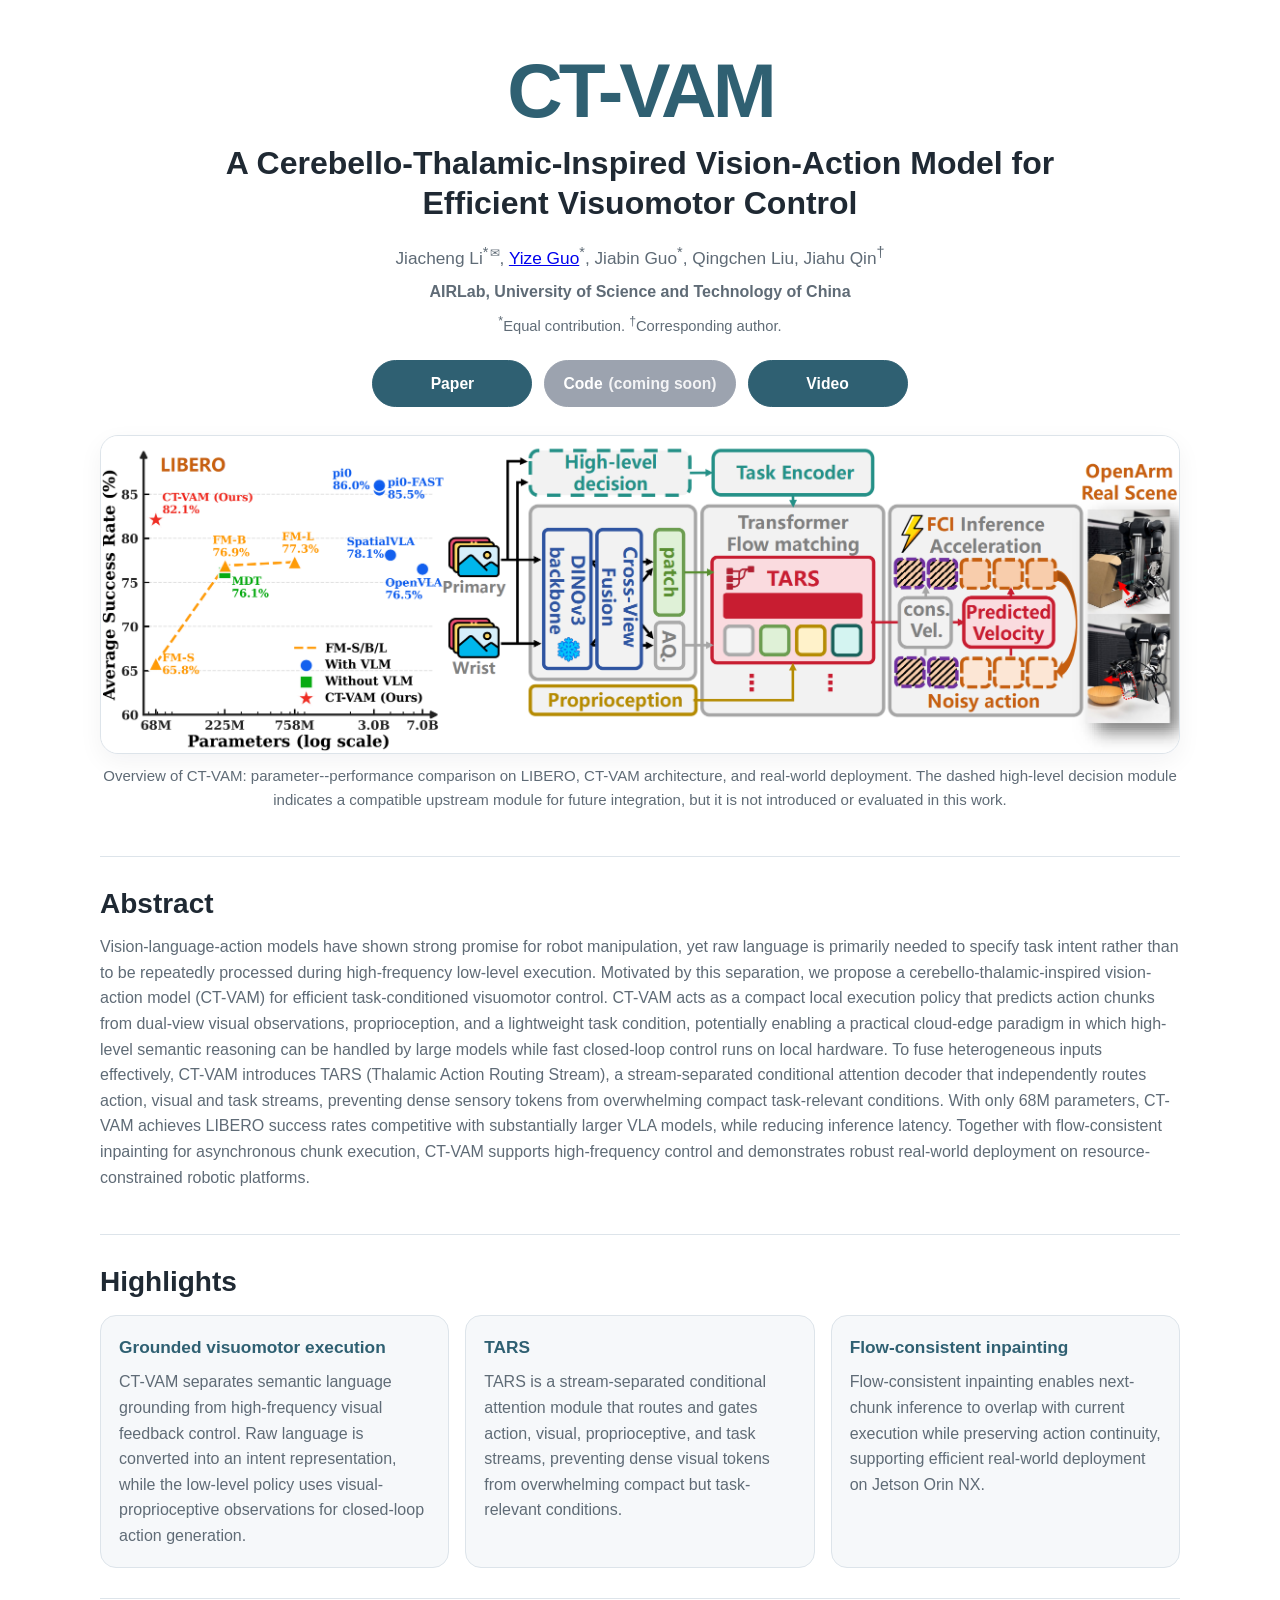
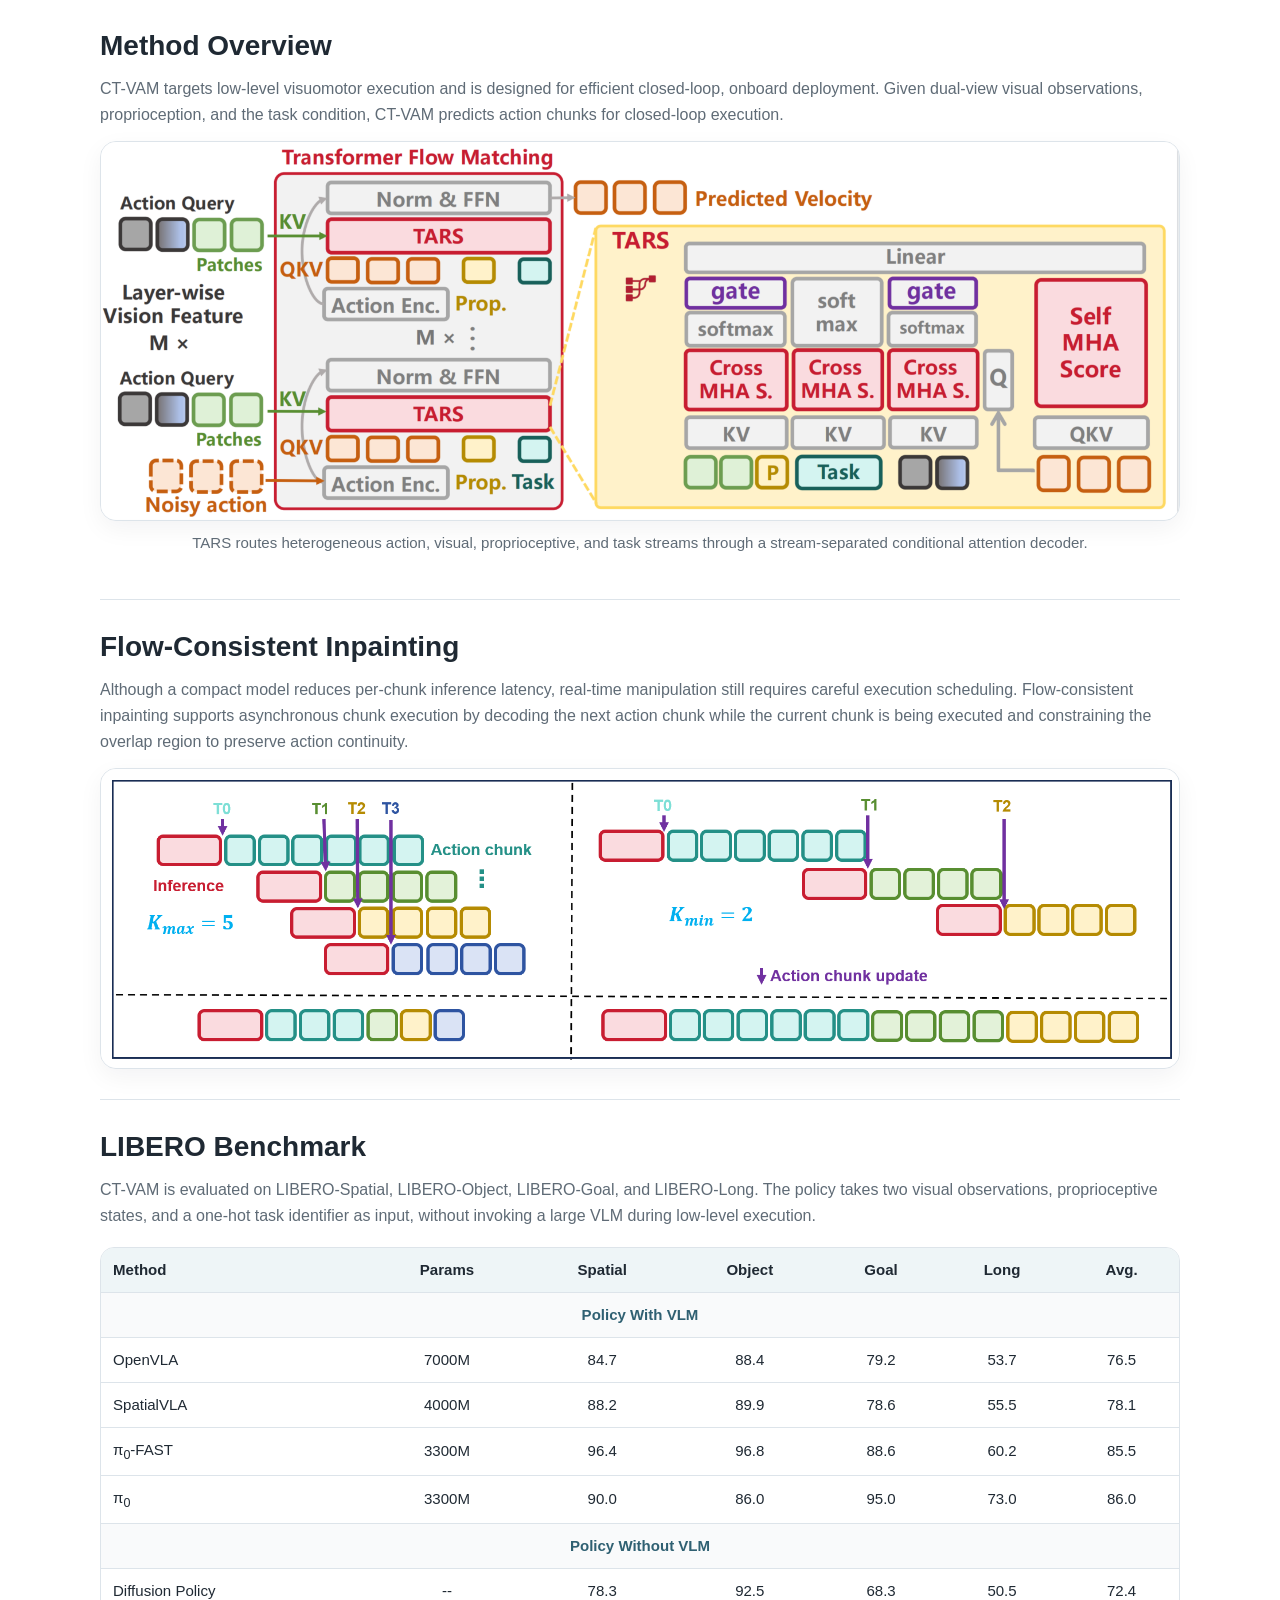
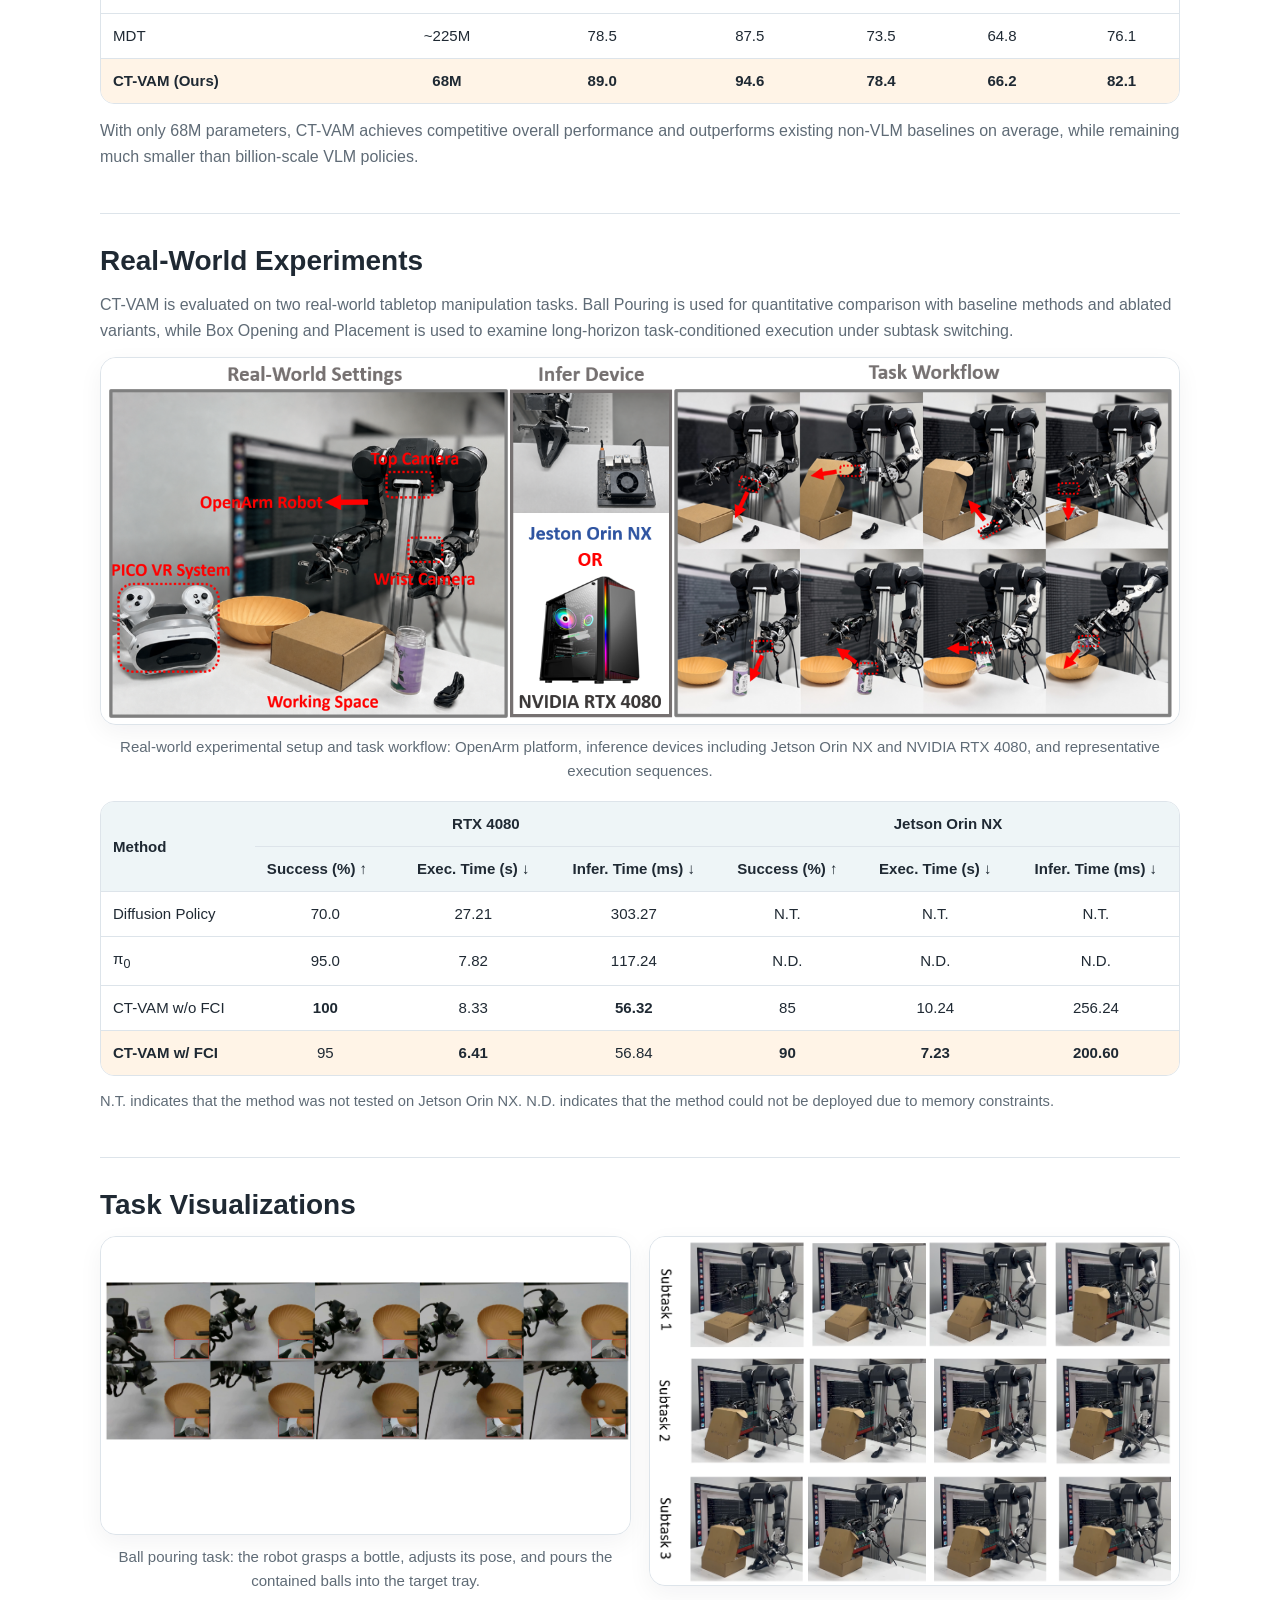
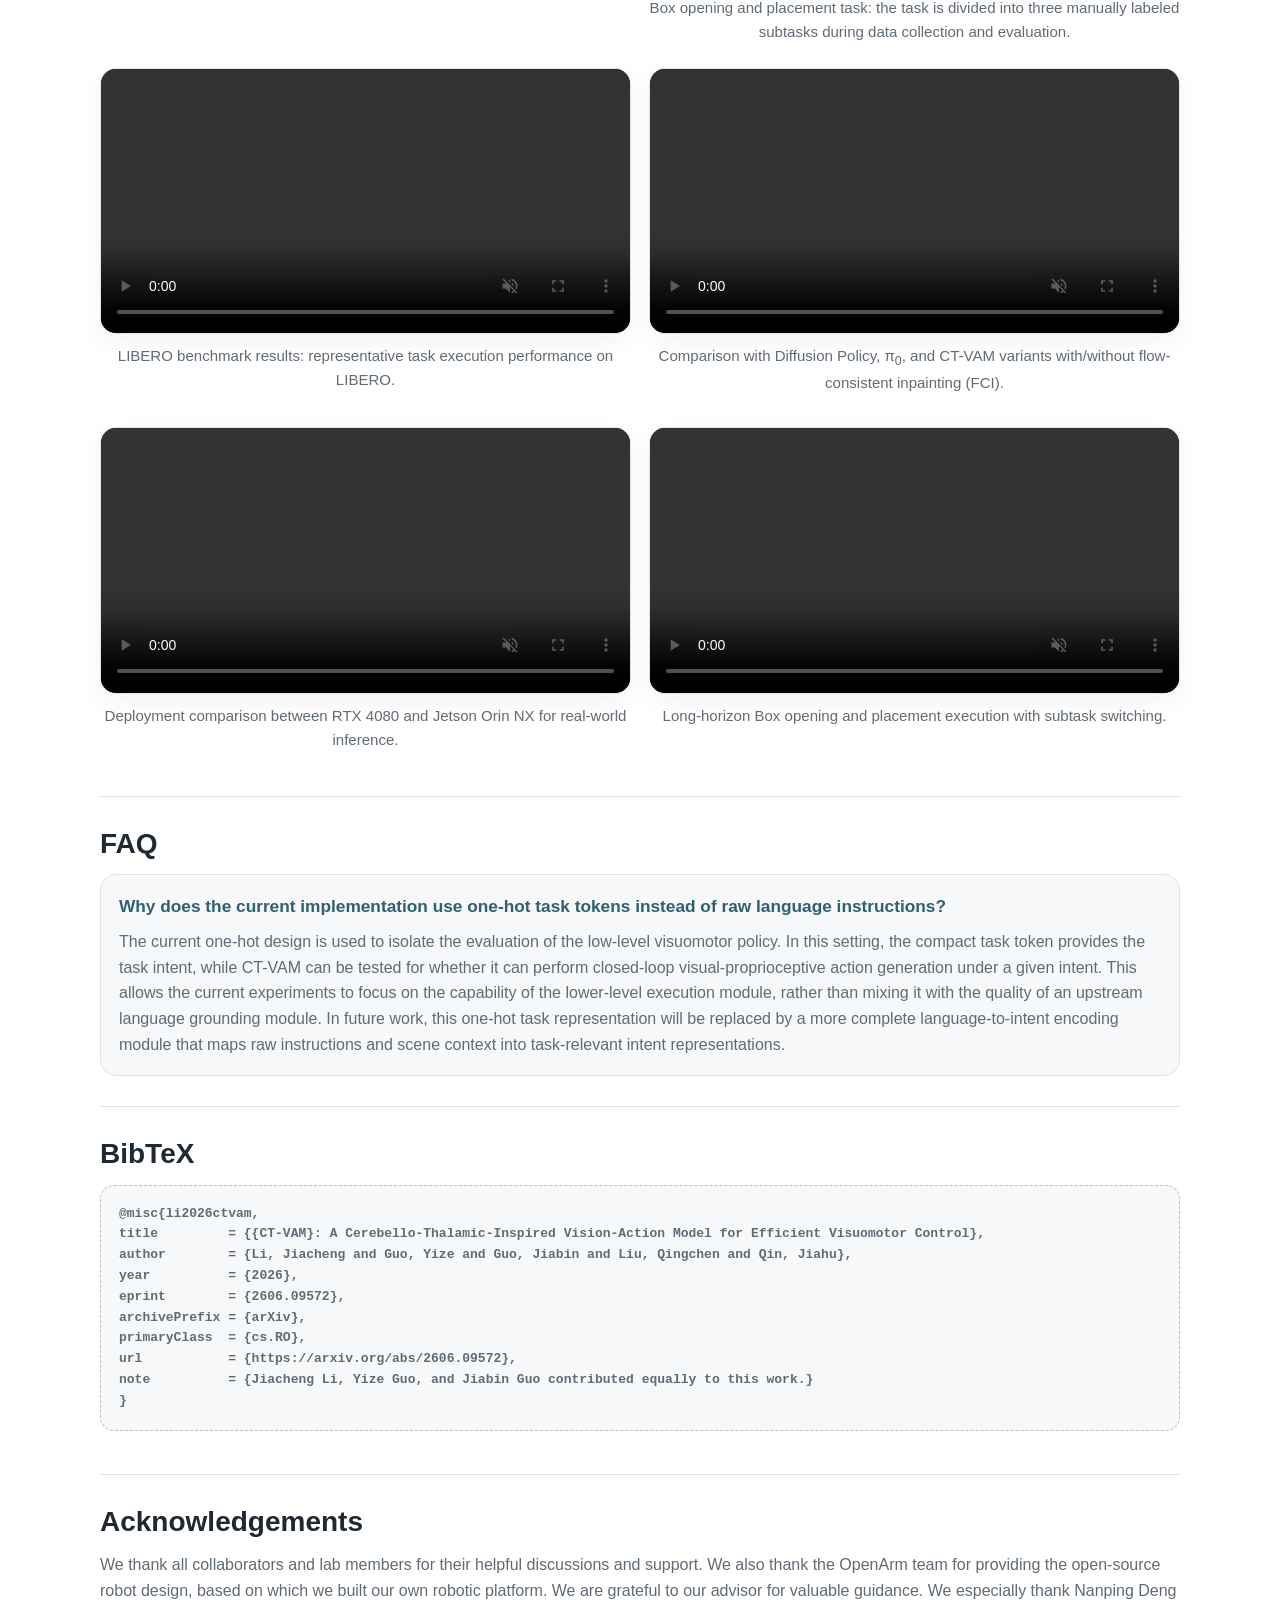
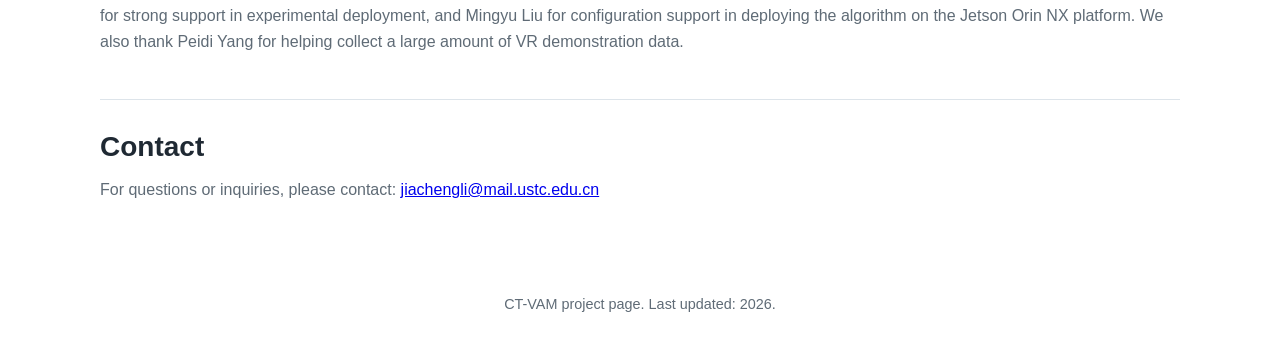
<file: index.html>
<!DOCTYPE html>
<html lang="en">
<head>
  <meta charset="UTF-8" />
  <meta name="viewport" content="width=device-width, initial-scale=1.0" />
  <meta name="description" content="CT-VAM: A Cerebello-Thalamic-Inspired Vision-Action Model for Efficient Visuomotor Control" />
  <meta property="og:title" content="CT-VAM" />
  <meta property="og:type" content="website" />
  <meta property="og:url" content="https://embodied-ai-research.github.io/ct-vam/" />
  <meta property="og:description" content="A Cerebello-Thalamic-Inspired Vision-Action Model for Efficient Visuomotor Control" />
  <title>CT-VAM</title>
  <link rel="stylesheet" href="assets/css/main.css" />
</head>
<body>
  <main class="page">
    <header class="hero">
      <!-- <p class="tagline">CoRL 2026 Conference Submission</p> -->
      <h1>CT-VAM</h1>
      <h2>A Cerebello-Thalamic-Inspired Vision-Action Model for Efficient Visuomotor Control</h2>

      <p class="authors">
        <span>Jiacheng Li<sup>*</sup><span class="email-icon" title="jiachengli@mail.ustc.edu.cn">✉</span></span>,
        <span><a href="https://gyz233.github.io/" target="_blank" rel="noopener noreferrer">Yize Guo</a><sup>*</sup></span>,
        <span>Jiabin Guo<sup>*</sup></span>,
        <span>Qingchen Liu</span>,
        <span>Jiahu Qin<sup>&dagger;</sup></span>
      </p>
      <p class="affiliations">AIRLab, University of Science and Technology of China</p>
      <p class="equal-contribution"><sup>*</sup>Equal contribution. <sup>&dagger;</sup>Corresponding author.</p>

      <div class="button-row" aria-label="project links">
        <a class="button" href="https://arxiv.org/abs/2606.09572" target="_blank" rel="noopener noreferrer">Paper</a>
        <button class="button button-disabled" type="button" disabled>Code <span>(coming soon)</span></button>
        <a class="button" href="https://youtu.be/X_9O3lD-sp0" target="_blank" rel="noopener noreferrer">Video</a>
      </div>
    </header>

    <section class="section teaser-section" id="overview">
      <div class="figure-card hero-figure">
        <img src="assets/images/overview.png" alt="Overview of CT-VAM" />
      </div>
      <p class="caption">
        Overview of CT-VAM: parameter--performance comparison on LIBERO, CT-VAM architecture, and real-world deployment. The dashed high-level decision module indicates a compatible upstream module for future integration, but it is not introduced or evaluated in this work.
      </p>
    </section>

    <section class="section" id="abstract">
      <h2>Abstract</h2>
      <p>
        Vision-language-action models have shown strong promise for robot manipulation, yet raw language is primarily needed to specify task intent rather than to be repeatedly processed during high-frequency low-level execution. Motivated by this separation, we propose a cerebello-thalamic-inspired vision-action model (CT-VAM) for efficient task-conditioned visuomotor control. CT-VAM acts as a compact local execution policy that predicts action chunks from dual-view visual observations, proprioception, and a lightweight task condition, potentially enabling a practical cloud-edge paradigm in which high-level semantic reasoning can be handled by large models while fast closed-loop control runs on local hardware. To fuse heterogeneous inputs effectively, CT-VAM introduces TARS (Thalamic Action Routing Stream), a stream-separated conditional attention decoder that independently routes action, visual and task streams, preventing dense sensory tokens from overwhelming compact task-relevant conditions. With only 68M parameters, CT-VAM achieves LIBERO success rates competitive with substantially larger VLA models, while reducing inference latency. Together with flow-consistent inpainting for asynchronous chunk execution, CT-VAM supports high-frequency control and demonstrates robust real-world deployment on resource-constrained robotic platforms.
      </p>
    </section>

    <section class="section" id="contributions">
      <h2>Highlights</h2>
      <div class="cards three-cards">
        <article class="text-card">
          <h3>Grounded visuomotor execution</h3>
          <p>CT-VAM separates semantic language grounding from high-frequency visual feedback control. Raw language is converted into an intent representation, while the low-level policy uses visual-proprioceptive observations for closed-loop action generation.</p>
        </article>
        <article class="text-card">
          <h3>TARS</h3>
          <p>TARS is a stream-separated conditional attention module that routes and gates action, visual, proprioceptive, and task streams, preventing dense visual tokens from overwhelming compact but task-relevant conditions.</p>
        </article>
        <article class="text-card">
          <h3>Flow-consistent inpainting</h3>
          <p>Flow-consistent inpainting enables next-chunk inference to overlap with current execution while preserving action continuity, supporting efficient real-world deployment on Jetson Orin NX.</p>
        </article>
      </div>
    </section>

    <section class="section" id="method">
      <h2>Method Overview</h2>
      <p>
        CT-VAM targets low-level visuomotor execution and is designed for efficient closed-loop, onboard deployment. Given dual-view visual observations, proprioception, and the task condition, CT-VAM predicts action chunks for closed-loop execution.
      </p>
      <div class="figure-card">
        <img src="assets/images/tars-frame.png" alt="TARS framework" />
      </div>
      <p class="caption">
        TARS routes heterogeneous action, visual, proprioceptive, and task streams through a stream-separated conditional attention decoder.
      </p>
    </section>

    <section class="section" id="fci">
      <h2>Flow-Consistent Inpainting</h2>
      <p>
        Although a compact model reduces per-chunk inference latency, real-time manipulation still requires careful execution scheduling. Flow-consistent inpainting supports asynchronous chunk execution by decoding the next action chunk while the current chunk is being executed and constraining the overlap region to preserve action continuity.
      </p>
      <div class="figure-card">
        <img src="assets/images/flow-consistent-inpainting.png" alt="Flow-consistent inpainting" />
      </div>
    </section>

    <section class="section" id="libero">
      <h2>LIBERO Benchmark</h2>
      <p>
        CT-VAM is evaluated on LIBERO-Spatial, LIBERO-Object, LIBERO-Goal, and LIBERO-Long. The policy takes two visual observations, proprioceptive states, and a one-hot task identifier as input, without invoking a large VLM during low-level execution.
      </p>
      <div class="table-wrap">
        <table>
          <thead>
            <tr>
              <th>Method</th>
              <th>Params</th>
              <th>Spatial</th>
              <th>Object</th>
              <th>Goal</th>
              <th>Long</th>
              <th>Avg.</th>
            </tr>
          </thead>
          <tbody>
            <tr class="group-row"><td colspan="7">Policy With VLM</td></tr>
            <tr><td>OpenVLA</td><td>7000M</td><td>84.7</td><td>88.4</td><td>79.2</td><td>53.7</td><td>76.5</td></tr>
            <tr><td>SpatialVLA</td><td>4000M</td><td>88.2</td><td>89.9</td><td>78.6</td><td>55.5</td><td>78.1</td></tr>
            <tr><td>&pi;<sub>0</sub>-FAST</td><td>3300M</td><td>96.4</td><td>96.8</td><td>88.6</td><td>60.2</td><td>85.5</td></tr>
            <tr><td>&pi;<sub>0</sub></td><td>3300M</td><td>90.0</td><td>86.0</td><td>95.0</td><td>73.0</td><td>86.0</td></tr>
            <tr class="group-row"><td colspan="7">Policy Without VLM</td></tr>
            <tr><td>Diffusion Policy</td><td>--</td><td>78.3</td><td>92.5</td><td>68.3</td><td>50.5</td><td>72.4</td></tr>
            <tr><td>MDT</td><td>~225M</td><td>78.5</td><td>87.5</td><td>73.5</td><td>64.8</td><td>76.1</td></tr>
            <tr class="highlight"><td><strong>CT-VAM (Ours)</strong></td><td><strong>68M</strong></td><td><strong>89.0</strong></td><td><strong>94.6</strong></td><td><strong>78.4</strong></td><td><strong>66.2</strong></td><td><strong>82.1</strong></td></tr>
          </tbody>
        </table>
      </div>
      <p>
        With only 68M parameters, CT-VAM achieves competitive overall performance and outperforms existing non-VLM baselines on average, while remaining much smaller than billion-scale VLM policies.
      </p>
    </section>

    <section class="section" id="real-world">
      <h2>Real-World Experiments</h2>
      <p>
        CT-VAM is evaluated on two real-world tabletop manipulation tasks. Ball Pouring is used for quantitative comparison with baseline methods and ablated variants, while Box Opening and Placement is used to examine long-horizon task-conditioned execution under subtask switching.
      </p>
      <div class="figure-card">
        <img src="assets/images/real-world-setup.png" alt="Real-world experimental setup and task workflow" />
      </div>
      <p class="caption">
        Real-world experimental setup and task workflow: OpenArm platform, inference devices including Jetson Orin NX and NVIDIA RTX 4080, and representative execution sequences.
      </p>

      <div class="table-wrap">
        <table>
          <thead>
            <tr>
              <th rowspan="2">Method</th>
              <th colspan="3">RTX 4080</th>
              <th colspan="3">Jetson Orin NX</th>
            </tr>
            <tr>
              <th>Success (%) ↑</th><th>Exec. Time (s) ↓</th><th>Infer. Time (ms) ↓</th>
              <th>Success (%) ↑</th><th>Exec. Time (s) ↓</th><th>Infer. Time (ms) ↓</th>
            </tr>
          </thead>
          <tbody>
            <tr><td>Diffusion Policy</td><td>70.0</td><td>27.21</td><td>303.27</td><td>N.T.</td><td>N.T.</td><td>N.T.</td></tr>
            <tr><td>&pi;<sub>0</sub></td><td>95.0</td><td>7.82</td><td>117.24</td><td>N.D.</td><td>N.D.</td><td>N.D.</td></tr>
            <tr><td>CT-VAM w/o FCI</td><td><strong>100</strong></td><td>8.33</td><td><strong>56.32</strong></td><td>85</td><td>10.24</td><td>256.24</td></tr>
            <tr class="highlight"><td><strong>CT-VAM w/ FCI</strong></td><td>95</td><td><strong>6.41</strong></td><td>56.84</td><td><strong>90</strong></td><td><strong>7.23</strong></td><td><strong>200.60</strong></td></tr>
          </tbody>
        </table>
      </div>
      <p class="note">N.T. indicates that the method was not tested on Jetson Orin NX. N.D. indicates that the method could not be deployed due to memory constraints.</p>
    </section>

    <section class="section" id="tasks">
      <h2>Task Visualizations</h2>
      <div class="split-grid">
        <div>
          <div class="figure-card"><img src="assets/images/ball-pouring.png" alt="Ball pouring task key frames" /></div>
          <p class="caption">Ball pouring task: the robot grasps a bottle, adjusts its pose, and pours the contained balls into the target tray.</p>
        </div>
        <div>
          <div class="figure-card"><img src="assets/images/box-task.png" alt="Box opening and placement task key frames" /></div>
          <p class="caption">Box opening and placement task: the task is divided into three manually labeled subtasks during data collection and evaluation.</p>
        </div>
      </div>

      <div class="split-grid video-grid">
        <div>
          <div class="figure-card">
            <video controls autoplay muted loop preload="metadata" playsinline>
              <source src="assets/videos/libero.mp4" type="video/mp4" />
              Your browser does not support the video tag.
            </video>
          </div>
          <p class="caption">LIBERO benchmark results: representative task execution performance on LIBERO.</p>
        </div>
        <div>
          <div class="figure-card">
            <video controls autoplay muted loop preload="metadata" playsinline>
              <source src="assets/videos/comparesion.mp4" type="video/mp4" />
              Your browser does not support the video tag.
            </video>
          </div>
          <p class="caption">Comparison with Diffusion Policy, &pi;<sub>0</sub>, and CT-VAM variants with/without flow-consistent inpainting (FCI).</p>
        </div>
        <div>
          <div class="figure-card">
            <video controls autoplay muted loop preload="metadata" playsinline>
              <source src="assets/videos/jetson.mp4" type="video/mp4" />
              Your browser does not support the video tag.
            </video>
          </div>
          <p class="caption">Deployment comparison between RTX 4080 and Jetson Orin NX for real-world inference.</p>
        </div>
        <div>
          <div class="figure-card">
            <video controls autoplay muted loop preload="metadata" playsinline>
              <source src="assets/videos/longtask.mp4" type="video/mp4" />
              Your browser does not support the video tag.
            </video>
          </div>
          <p class="caption">Long-horizon Box opening and placement execution with subtask switching.</p>
        </div>
      </div>
    </section>

    <section class="section" id="faq">
      <h2>FAQ</h2>
      <div class="faq-item">
        <h3>Why does the current implementation use one-hot task tokens instead of raw language instructions?</h3>
        <p>
          The current one-hot design is used to isolate the evaluation of the low-level visuomotor policy. In this setting, the compact task token provides the task intent, while CT-VAM can be tested for whether it can perform closed-loop visual-proprioceptive action generation under a given intent. This allows the current experiments to focus on the capability of the lower-level execution module, rather than mixing it with the quality of an upstream language grounding module. In future work, this one-hot task representation will be replaced by a more complete language-to-intent encoding module that maps raw instructions and scene context into task-relevant intent representations.
        </p>
      </div>
    </section>

    <section class="section" id="bibtex">
      <h2>BibTeX</h2>
      <pre class="coming-box"><code>@misc{li2026ctvam,
title         = {{CT-VAM}: A Cerebello-Thalamic-Inspired Vision-Action Model for Efficient Visuomotor Control},
author        = {Li, Jiacheng and Guo, Yize and Guo, Jiabin and Liu, Qingchen and Qin, Jiahu},
year          = {2026},
eprint        = {2606.09572},
archivePrefix = {arXiv},
primaryClass  = {cs.RO},
url           = {https://arxiv.org/abs/2606.09572},
note          = {Jiacheng Li, Yize Guo, and Jiabin Guo contributed equally to this work.}
}</code></pre>
    </section>

<section class="section" id="acknowledgements">
  <h2>Acknowledgements</h2>
  <p>
    We thank all collaborators and lab members for their helpful discussions and support. We also thank the OpenArm team for providing the open-source robot design, based on which we built our own robotic platform. We are grateful to our advisor for valuable guidance. We especially thank Nanping Deng for strong support in experimental deployment, and Mingyu Liu for configuration support in deploying the algorithm on the Jetson Orin NX platform. We also thank Peidi Yang for helping collect a large amount of VR demonstration data.
  </p>
</section>

<section class="section" id="contact">
  <h2>Contact</h2>
  <p>For questions or inquiries, please contact: <a href="mailto:jiachengli@mail.ustc.edu.cn">jiachengli@mail.ustc.edu.cn</a></p>
</section>

  </main>



  <footer class="footer">
    <p>CT-VAM project page. Last updated: 2026.</p>
  </footer>
</body>
</html>
</file>
<file: assets/css/main.css>
:root {
  --bg: #ffffff;
  --text: #1f2933;
  --muted: #5f6b76;
  --soft: #f6f8fa;
  --soft-2: #eef5f7;
  --border: #dde4ea;
  --accent: #2f6072;
  --accent-dark: #244c5a;
  --highlight: #fff4e7;
  --highlight-border: #f1c087;
  --max-width: 1080px;
}

* { box-sizing: border-box; }
html { scroll-behavior: smooth; }
body {
  margin: 0;
  background: var(--bg);
  color: var(--text);
  font-family: Arial, Helvetica, sans-serif;
  line-height: 1.6;
}

.page {
  width: min(var(--max-width), calc(100% - 32px));
  margin: 0 auto;
  padding: 54px 0 32px;
}

.hero { text-align: center; margin-bottom: 28px; }
.tagline {
  display: inline-block;
  margin: 0 0 14px;
  padding: 5px 12px;
  border: 1px solid var(--border);
  border-radius: 999px;
  color: var(--accent);
  background: var(--soft-2);
  font-weight: 700;
  font-size: 0.95rem;
}
.hero h1 {
  margin: 0;
  color: var(--accent);
  font-size: clamp(2.8rem, 6vw, 4.8rem);
  line-height: 0.95;
  font-weight: 800;
  letter-spacing: -0.05em;
}
.hero h2 {
  margin: 16px auto 18px;
  max-width: 940px;
  font-size: clamp(1.25rem, 3vw, 2.0rem);
  line-height: 1.25;
  font-weight: 800;
}
.authors, .affiliations, .equal-contribution { margin: 7px 0; color: var(--muted); }
.authors { font-size: 1.08rem; }
.authors span { white-space: nowrap; }
.email-icon {
  color: var(--muted);
  font-size: 0.75rem;
  vertical-align: super;
  cursor: default;
  margin-left: 0.1em;
}
.contact a {
  color: var(--accent);
  text-decoration: underline;
}
.contact a {
  color: var(--accent);
  text-decoration: underline;
}
.affiliations { font-weight: 700; }
.equal-contribution { font-size: 0.92rem; }

.button-row {
  display: flex;
  justify-content: center;
  flex-wrap: wrap;
  gap: 12px;
  margin-top: 22px;
}
.button {
  display: inline-flex;
  gap: 6px;
  align-items: center;
  justify-content: center;
  min-width: 160px;
  padding: 10px 18px;
  border-radius: 999px;
  background: var(--accent);
  color: #ffffff;
  font-weight: 800;
  border: 1px solid var(--accent);
  font-size: 0.98rem;
  text-decoration: none;
}
.button span { font-weight: 600; opacity: 0.88; }
.button-disabled {
  background: #9ca3af;
  border-color: #9ca3af;
  cursor: not-allowed;
}

.section {
  padding: 30px 0;
  border-top: 1px solid var(--border);
}
.teaser-section { border-top: 0; padding-top: 0; }
.section h2 {
  margin: 0 0 14px;
  color: var(--text);
  font-size: 1.75rem;
  line-height: 1.2;
}
.section h3 { margin: 0 0 8px; font-size: 1.08rem; }
.section p { margin: 0 0 14px; color: var(--muted); font-size: 1rem; }

.figure-card {
  width: 100%;
  overflow: hidden;
  border: 1px solid var(--border);
  border-radius: 16px;
  background: var(--soft);
  box-shadow: 0 8px 24px rgba(15, 23, 42, 0.05);
}
.figure-card img {
  display: block;
  width: 100%;
  height: auto;
}
.figure-card video {
  display: block;
  width: 100%;
  height: auto;
  background: #000;
}
.hero-figure { border-radius: 18px; }
.caption {
  margin-top: 10px !important;
  text-align: center;
  font-size: 0.94rem !important;
  color: var(--muted) !important;
}

.cards { display: grid; gap: 16px; margin-top: 16px; }
.three-cards { grid-template-columns: repeat(3, 1fr); }
.text-card {
  border: 1px solid var(--border);
  border-radius: 16px;
  padding: 18px;
  background: var(--soft);
}
.text-card h3 { color: var(--accent); }
.text-card p { margin-bottom: 0; }

.table-wrap {
  width: 100%;
  overflow-x: auto;
  border: 1px solid var(--border);
  border-radius: 14px;
  background: #fff;
  margin: 18px 0 14px;
}
table {
  width: 100%;
  border-collapse: collapse;
  min-width: 760px;
  font-size: 0.94rem;
}
th, td {
  padding: 10px 12px;
  border-bottom: 1px solid var(--border);
  text-align: center;
  white-space: nowrap;
}
th { background: var(--soft-2); color: var(--text); font-weight: 800; }
td:first-child, th:first-child { text-align: left; }
tr:last-child td { border-bottom: 0; }
.group-row td {
  background: #f9fafb;
  color: var(--accent);
  font-weight: 800;
  text-align: center !important;
}
.highlight td { background: var(--highlight); }
.note { font-size: 0.92rem !important; }

.split-grid {
  display: grid;
  grid-template-columns: 1fr 1fr;
  gap: 18px;
  align-items: start;
}
.video-grid { margin-top: 10px; }

.faq-item {
  border: 1px solid var(--border);
  border-radius: 16px;
  padding: 18px;
  background: var(--soft);
}
.faq-item h3 { color: var(--accent); }
.faq-item p { margin-bottom: 0; }

.coming-box {
  border: 1px dashed #b7c2cc;
  border-radius: 14px;
  background: var(--soft);
  padding: 18px;
  color: var(--muted);
  font-weight: 700;
}
.footer {
  width: min(var(--max-width), calc(100% - 32px));
  margin: 0 auto 38px;
  color: var(--muted);
  text-align: center;
  font-size: 0.9rem;
}

@media (max-width: 820px) {
  .page { padding-top: 36px; }
  .three-cards, .split-grid { grid-template-columns: 1fr; }
  .button { min-width: 140px; }
}
</file>
